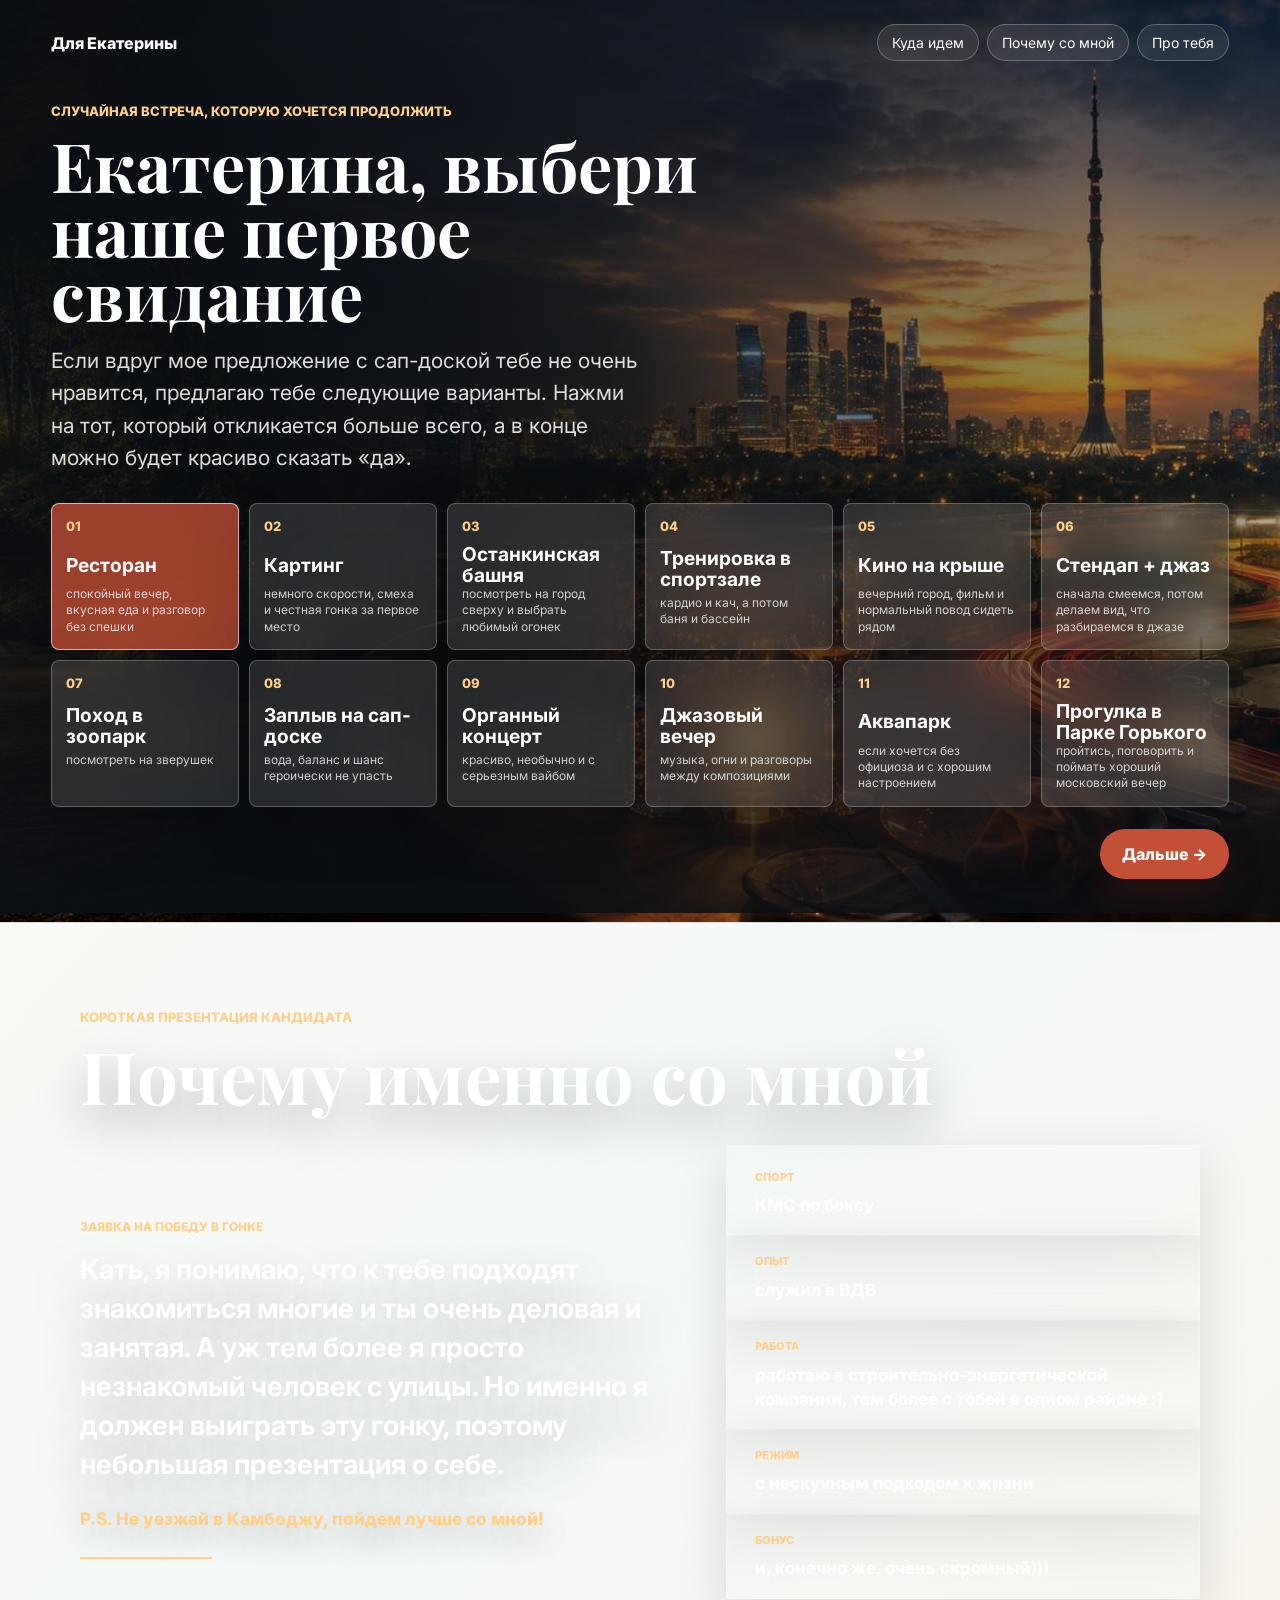
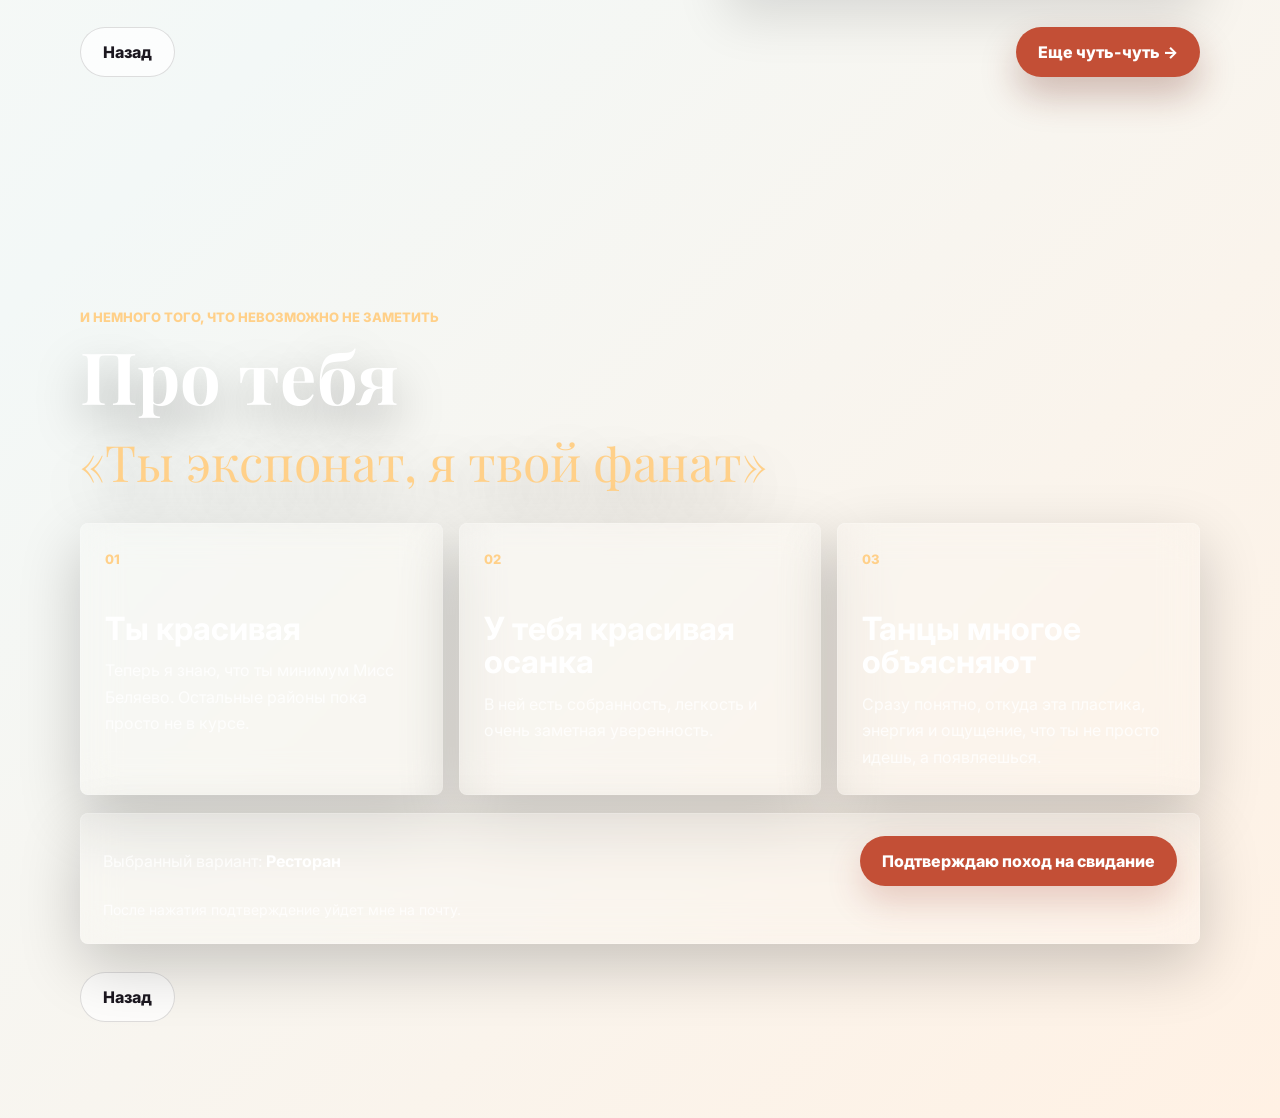
<file: index.html>
<!doctype html>
<html lang="ru">
  <head>
    <meta charset="UTF-8" />
    <meta name="viewport" content="width=device-width, initial-scale=1.0" />
    <title>Екатерина, одно приглашение</title>
    <meta
      name="description"
      content="Небольшое интерактивное приглашение на свидание для Екатерины."
    />
    <link rel="preconnect" href="https://fonts.googleapis.com" />
    <link rel="preconnect" href="https://fonts.gstatic.com" crossorigin />
    <link
      href="https://fonts.googleapis.com/css2?family=Inter:wght@400;500;600;700;800&family=Playfair+Display:wght@700&display=swap"
      rel="stylesheet"
    />
    <link rel="stylesheet" href="styles.css?v=10" />
  </head>
  <body>
    <main class="shell">
      <section class="hero panel active" id="places" aria-labelledby="places-title">
        <div class="hero-media" aria-hidden="true"></div>
        <div class="hero-shade"></div>

        <nav class="topbar" aria-label="Разделы приглашения">
          <a class="brand" href="#places">Для Екатерины</a>
          <div class="nav-links">
            <a href="#places">Куда идем</a>
            <a href="#about">Почему со мной</a>
            <a href="#compliments">Про тебя</a>
          </div>
        </nav>

        <div class="hero-content">
          <p class="eyebrow">случайная встреча, которую хочется продолжить</p>
          <h1 id="places-title">Екатерина, выбери наше первое свидание</h1>
          <p class="lead">
            Если вдруг мое предложение с сап-доской тебе не очень нравится,
            предлагаю тебе следующие варианты. Нажми на тот, который откликается
            больше всего, а в конце можно будет красиво сказать «да».
          </p>
        </div>

        <div class="date-grid" aria-label="Варианты свидания">
          <button class="date-card selected" type="button" data-place="Ресторан">
            <span class="card-icon">01</span>
            <strong>Ресторан</strong>
            <small>спокойный вечер, вкусная еда и разговор без спешки</small>
          </button>
          <button class="date-card" type="button" data-place="Картинг">
            <span class="card-icon">02</span>
            <strong>Картинг</strong>
            <small>немного скорости, смеха и честная гонка за первое место</small>
          </button>
          <button class="date-card" type="button" data-place="Останкинская башня">
            <span class="card-icon">03</span>
            <strong>Останкинская башня</strong>
            <small>посмотреть на город сверху и выбрать любимый огонек</small>
          </button>
          <button class="date-card" type="button" data-place="Тренировка в спортзале">
            <span class="card-icon">04</span>
            <strong>Тренировка в спортзале</strong>
            <small>кардио и кач, а потом баня и бассейн</small>
          </button>
          <button class="date-card" type="button" data-place="Кино на крыше">
            <span class="card-icon">05</span>
            <strong>Кино на крыше</strong>
            <small>вечерний город, фильм и нормальный повод сидеть рядом</small>
          </button>
          <button class="date-card" type="button" data-place="Стендап + джаз">
            <span class="card-icon">06</span>
            <strong>Стендап + джаз</strong>
            <small>сначала смеемся, потом делаем вид, что разбираемся в джазе</small>
          </button>
          <button class="date-card" type="button" data-place="Поход в зоопарк">
            <span class="card-icon">07</span>
            <strong>Поход в зоопарк</strong>
            <small>посмотреть на зверушек</small>
          </button>
          <button class="date-card" type="button" data-place="Заплыв на сап-доске">
            <span class="card-icon">08</span>
            <strong>Заплыв на сап-доске</strong>
            <small>вода, баланс и шанс героически не упасть</small>
          </button>
          <button class="date-card" type="button" data-place="Органный концерт">
            <span class="card-icon">09</span>
            <strong>Органный концерт</strong>
            <small>красиво, необычно и с серьезным вайбом</small>
          </button>
          <button class="date-card" type="button" data-place="Джазовый вечер">
            <span class="card-icon">10</span>
            <strong>Джазовый вечер</strong>
            <small>музыка, огни и разговоры между композициями</small>
          </button>
          <button class="date-card" type="button" data-place="Аквапарк">
            <span class="card-icon">11</span>
            <strong>Аквапарк</strong>
            <small>если хочется без официоза и с хорошим настроением</small>
          </button>
          <button class="date-card" type="button" data-place="Прогулка в Парке Горького">
            <span class="card-icon">12</span>
            <strong>Прогулка в Парке Горького</strong>
            <small>пройтись, поговорить и поймать хороший московский вечер</small>
          </button>
        </div>

        <button class="next-button" type="button" data-next="#about">
          Дальше
          <span aria-hidden="true">→</span>
        </button>
      </section>

      <section class="panel about" id="about" aria-labelledby="about-title">
        <div class="section-inner">
          <p class="eyebrow">короткая презентация кандидата</p>
          <h2 id="about-title">Почему именно со мной</h2>
          <div class="about-layout">
            <div class="about-letter">
              <span class="about-kicker">заявка на победу в гонке</span>
              <p class="about-intro">
                Кать, я понимаю, что к тебе подходят знакомиться многие и ты
                очень деловая и занятая. А уж тем более я просто незнакомый
                человек с улицы. Но именно я должен выиграть эту гонку, поэтому
                небольшая презентация о себе.
              </p>
              <p class="postscript">
                P.S. Не уезжай в Камбоджу, пойдем лучше со мной!
              </p>
            </div>
            <div class="about-resume" aria-label="Факты обо мне">
              <ul class="about-facts">
                <li><span>спорт</span>КМС по боксу</li>
                <li><span>опыт</span>служил в ВДВ</li>
                <li><span>работа</span>работаю в строительно-энергетической компании, тем более с тобой в одном районе :)</li>
                <li><span>режим</span>с нескучным подходом к жизни</li>
                <li><span>бонус</span>и, конечно же, очень скромный)))</li>
              </ul>
            </div>
          </div>
          <div class="panel-actions">
            <button class="ghost-button" type="button" data-next="#places">Назад</button>
            <button class="next-button inline" type="button" data-next="#compliments">
              Еще чуть-чуть
              <span aria-hidden="true">→</span>
            </button>
          </div>
        </div>
      </section>

      <section class="panel compliments" id="compliments" aria-labelledby="compliments-title">
        <div class="section-inner">
          <p class="eyebrow">и немного того, что невозможно не заметить</p>
          <h2 id="compliments-title">Про тебя</h2>
          <blockquote class="quote">«Ты экспонат, я твой фанат»</blockquote>

          <div class="compliment-grid">
            <article>
              <span>01</span>
              <h3>Ты красивая</h3>
              <p>Теперь я знаю, что ты минимум Мисс Беляево. Остальные районы пока просто не в курсе.</p>
            </article>
            <article>
              <span>02</span>
              <h3>У тебя красивая осанка</h3>
              <p>В ней есть собранность, легкость и очень заметная уверенность.</p>
            </article>
            <article>
              <span>03</span>
              <h3>Танцы многое объясняют</h3>
              <p>Сразу понятно, откуда эта пластика, энергия и ощущение, что ты не просто идешь, а появляешься.</p>
            </article>
          </div>

          <form
            class="confirm-box"
            id="dateForm"
            action="https://formsubmit.co/m1shelsmirnov@mail.ru"
            method="POST"
          >
            <input type="hidden" name="_subject" value="Екатерина подтвердила свидание" />
            <input type="hidden" name="_captcha" value="false" />
            <input type="hidden" name="_template" value="table" />
            <input type="hidden" name="_next" id="nextUrl" value="" />
            <input type="hidden" name="Выбранное место" id="chosenPlace" value="Ресторан" />
            <input type="hidden" name="Сообщение" id="mailMessage" value="Екатерина нажала кнопку подтверждения свидания." />
            <input type="hidden" name="Время подтверждения" id="submittedAt" value="" />
            <input type="text" name="_honey" class="honey-field" tabindex="-1" autocomplete="off" />

            <p class="choice-line">
              Выбранный вариант: <strong id="choiceLabel">Ресторан</strong>
            </p>
            <button class="confirm-button" type="submit">
              Подтверждаю поход на свидание
            </button>
            <p class="form-note" id="formNote">
              После нажатия подтверждение уйдет мне на почту.
            </p>
          </form>

          <div class="panel-actions">
            <button class="ghost-button" type="button" data-next="#about">Назад</button>
          </div>
        </div>
      </section>
    </main>

    <script src="script.js?v=10"></script>
  </body>
</html>
</file>
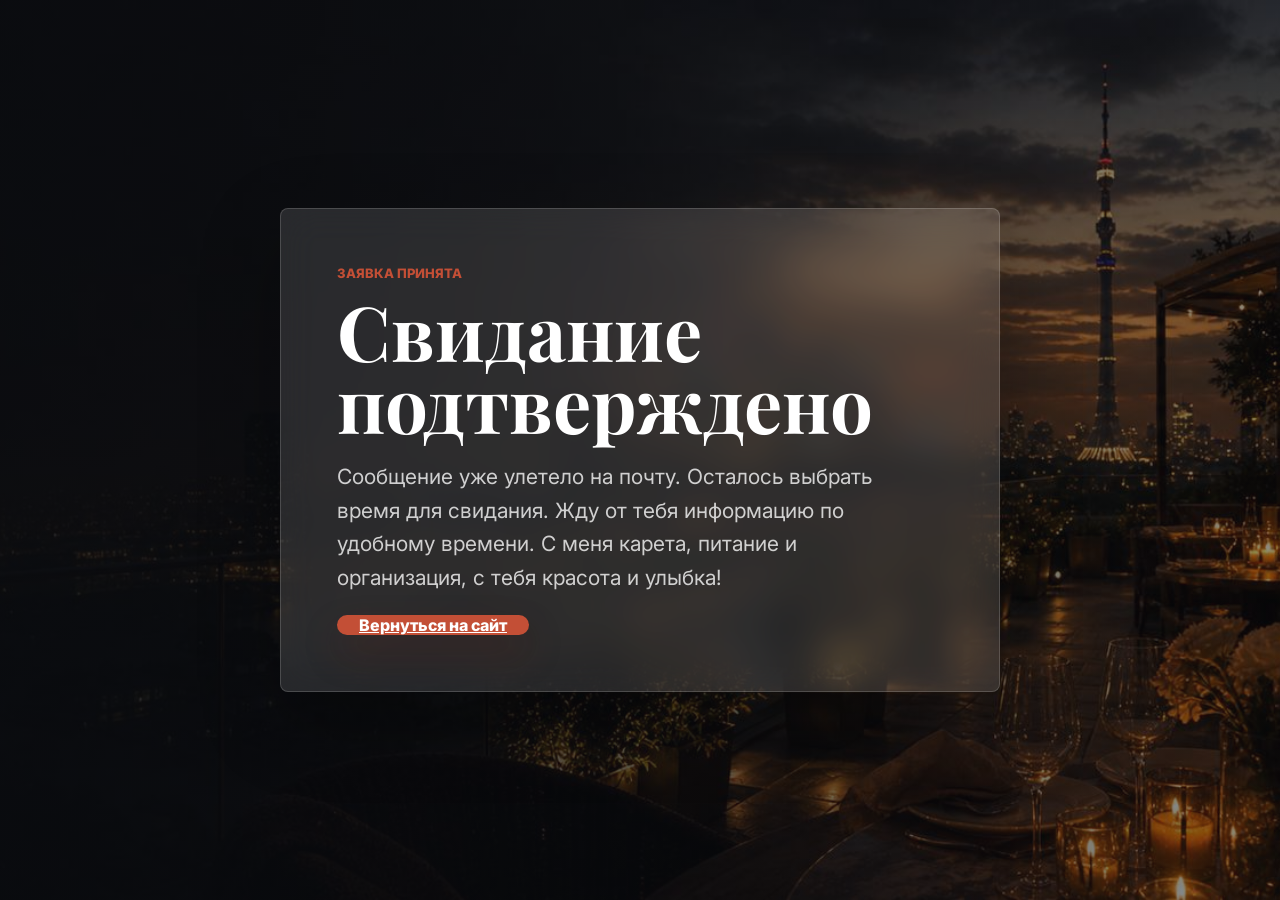
<file: thanks.html>
<!doctype html>
<html lang="ru">
  <head>
    <meta charset="UTF-8" />
    <meta name="viewport" content="width=device-width, initial-scale=1.0" />
    <title>Свидание подтверждено</title>
    <link rel="preconnect" href="https://fonts.googleapis.com" />
    <link rel="preconnect" href="https://fonts.gstatic.com" crossorigin />
    <link
      href="https://fonts.googleapis.com/css2?family=Inter:wght@400;600;800&family=Playfair+Display:wght@700&display=swap"
      rel="stylesheet"
    />
    <link rel="stylesheet" href="styles.css?v=10" />
  </head>
  <body class="thanks-page">
    <main class="thanks-screen">
      <section class="thanks-card">
        <p class="eyebrow">заявка принята</p>
        <h1>Свидание подтверждено</h1>
        <p>
          Сообщение уже улетело на почту. Осталось выбрать время для свидания.
          Жду от тебя информацию по удобному времени. С меня карета, питание и
          организация, с тебя красота и улыбка!
        </p>
        <a class="next-button inline" href="index.html">Вернуться на сайт</a>
      </section>
    </main>
  </body>
</html>
</file>
<file: styles.css>
:root {
  --ink: #1c1820;
  --muted: #6f6670;
  --paper: #fffaf4;
  --paper-strong: #fff2e2;
  --line: rgba(28, 24, 32, 0.14);
  --accent: #c34f36;
  --accent-strong: #9d3827;
  --teal: #166e71;
  --gold: #d99a34;
  --shadow: 0 24px 70px rgba(41, 25, 18, 0.18);
}

* {
  box-sizing: border-box;
}

html {
  scroll-behavior: smooth;
}

body {
  margin: 0;
  min-width: 320px;
  color: var(--ink);
  background:
    radial-gradient(circle at 10% 10%, rgba(217, 154, 52, 0.18), transparent 28rem),
    linear-gradient(135deg, #fffaf4 0%, #f3f8f7 48%, #fff1e4 100%);
  font-family: Inter, system-ui, -apple-system, BlinkMacSystemFont, "Segoe UI", sans-serif;
}

button,
a {
  font: inherit;
}

button {
  cursor: pointer;
}

.shell {
  overflow: hidden;
}

.panel {
  min-height: 100svh;
  position: relative;
}

.hero {
  display: grid;
  grid-template-rows: auto 1fr auto auto;
  padding: 24px clamp(18px, 4vw, 56px) 34px;
  color: white;
}

.hero-media,
.hero-shade {
  position: absolute;
  inset: 0;
}

.hero-media {
  background-image: url("assets/date-hero.jpg");
  background-position: center;
  background-size: cover;
  transform: scale(1.02);
}

.hero-shade {
  background:
    linear-gradient(90deg, rgba(11, 15, 20, 0.82) 0%, rgba(11, 15, 20, 0.5) 43%, rgba(11, 15, 20, 0.18) 100%),
    linear-gradient(180deg, rgba(11, 15, 20, 0.45), rgba(11, 15, 20, 0.15) 54%, rgba(11, 15, 20, 0.76));
}

.topbar,
.hero-content,
.date-grid,
.next-button {
  position: relative;
  z-index: 1;
}

.topbar {
  display: flex;
  align-items: center;
  justify-content: space-between;
  gap: 18px;
}

.brand,
.nav-links a {
  color: inherit;
  text-decoration: none;
}

.brand {
  font-weight: 800;
  letter-spacing: 0;
}

.nav-links {
  display: flex;
  flex-wrap: wrap;
  justify-content: flex-end;
  gap: 8px;
}

.nav-links a {
  border: 1px solid rgba(255, 255, 255, 0.26);
  border-radius: 999px;
  padding: 9px 14px;
  background: rgba(255, 255, 255, 0.08);
  backdrop-filter: blur(16px);
  font-size: 14px;
}

.hero-content {
  max-width: 760px;
  align-self: center;
  padding: clamp(24px, 4vw, 42px) 0 18px;
}

.eyebrow {
  margin: 0 0 14px;
  color: var(--accent);
  font-size: 13px;
  font-weight: 800;
  letter-spacing: 0;
  text-transform: uppercase;
}

.hero .eyebrow {
  color: #ffd089;
}

h1,
h2 {
  margin: 0;
  font-family: "Playfair Display", Georgia, serif;
  letter-spacing: 0;
}

h1 {
  max-width: 690px;
  font-size: clamp(40px, 5.4vw, 68px);
  line-height: 0.95;
}

h2 {
  max-width: 860px;
  font-size: clamp(38px, 6vw, 72px);
  line-height: 1;
}

.lead {
  max-width: 590px;
  margin: 18px 0 0;
  color: rgba(255, 255, 255, 0.86);
  font-size: clamp(17px, 2vw, 21px);
  line-height: 1.55;
}

.date-grid {
  display: grid;
  grid-template-columns: repeat(6, minmax(0, 1fr));
  gap: 10px;
  margin-top: 10px;
}

.date-card {
  min-height: 116px;
  display: flex;
  flex-direction: column;
  align-items: flex-start;
  justify-content: space-between;
  border: 1px solid rgba(255, 255, 255, 0.24);
  border-radius: 8px;
  padding: 14px;
  color: white;
  background: rgba(255, 255, 255, 0.12);
  box-shadow: 0 20px 60px rgba(0, 0, 0, 0.18);
  backdrop-filter: blur(22px);
  text-align: left;
  transition: transform 180ms ease, background 180ms ease, border-color 180ms ease;
}

.date-card:hover,
.date-card:focus-visible {
  transform: translateY(-4px);
  border-color: rgba(255, 208, 137, 0.72);
  outline: none;
}

.date-card.selected {
  background: rgba(195, 79, 54, 0.78);
  border-color: rgba(255, 255, 255, 0.62);
}

.card-icon {
  color: #ffd089;
  font-size: 13px;
  font-weight: 800;
}

.date-card strong {
  margin-top: 10px;
  font-size: clamp(16px, 1.5vw, 20px);
  line-height: 1.1;
}

.date-card small {
  min-height: 40px;
  color: rgba(255, 255, 255, 0.78);
  font-size: 12px;
  line-height: 1.35;
}

.next-button,
.ghost-button,
.confirm-button {
  border: 0;
  border-radius: 999px;
  min-height: 50px;
  padding: 0 22px;
  font-weight: 800;
}

.next-button {
  justify-self: end;
  margin-top: 22px;
  color: white;
  background: var(--accent);
  box-shadow: 0 18px 36px rgba(105, 32, 19, 0.28);
}

.next-button.inline {
  margin: 0;
}

.ghost-button {
  color: var(--ink);
  background: rgba(255, 255, 255, 0.72);
  border: 1px solid var(--line);
}

.section-inner {
  width: min(1120px, calc(100% - 36px));
  margin: 0 auto;
  padding: clamp(54px, 9vw, 96px) 0;
}

.about {
  color: white;
  background-image:
    linear-gradient(90deg, rgba(10, 12, 16, 0.88) 0%, rgba(10, 12, 16, 0.66) 48%, rgba(10, 12, 16, 0.32) 100%),
    linear-gradient(180deg, rgba(10, 12, 16, 0.18), rgba(10, 12, 16, 0.82)),
    url("assets/about-bg.jpg");
  background-position: center;
  background-size: cover;
  background-attachment: fixed;
}

.about .eyebrow {
  color: #ffd089;
}

.about h2 {
  color: white;
  text-shadow: 0 18px 48px rgba(0, 0, 0, 0.34);
}

.about-layout {
  display: grid;
  grid-template-columns: minmax(0, 1.12fr) minmax(300px, 0.88fr);
  gap: clamp(18px, 4vw, 42px);
  align-items: center;
  margin-top: 34px;
}

.confirm-box,
.compliment-grid article {
  border: 1px solid var(--line);
  border-radius: 8px;
  background: rgba(255, 255, 255, 0.72);
  box-shadow: var(--shadow);
}

.about-intro,
.compliment-grid p,
.form-note {
  color: var(--muted);
  line-height: 1.65;
}

.about-letter {
  position: relative;
  padding: clamp(18px, 3vw, 30px) 0;
}

.about-letter::after {
  content: "";
  position: absolute;
  left: 0;
  bottom: 0;
  width: 132px;
  height: 2px;
  background: #ffd089;
}

.about-kicker {
  display: inline-block;
  margin-bottom: 16px;
  color: #ffd089;
  font-size: 12px;
  font-weight: 800;
  text-transform: uppercase;
}

.about-intro {
  max-width: 640px;
  margin: 0;
  color: white;
  font-family: Inter, system-ui, -apple-system, BlinkMacSystemFont, "Segoe UI", sans-serif;
  font-size: clamp(18px, 2.15vw, 29px);
  font-weight: 650;
  line-height: 1.42;
  text-shadow: 0 22px 58px rgba(0, 0, 0, 0.42);
}

.about-resume {
  display: flex;
  align-items: stretch;
  padding: 0;
}

.about-facts {
  display: grid;
  gap: 0;
  width: 100%;
  margin: 0;
  padding: 0;
  list-style: none;
}

.about-facts li {
  position: relative;
  border: 1px solid rgba(255, 255, 255, 0.16);
  border-bottom: 0;
  padding: 18px clamp(18px, 3vw, 28px);
  color: white;
  background: rgba(255, 255, 255, 0.1);
  box-shadow: 0 18px 52px rgba(0, 0, 0, 0.12);
  backdrop-filter: blur(18px);
  font-size: clamp(15px, 1.35vw, 17px);
  font-weight: 750;
  line-height: 1.42;
}

.about-facts li:first-child {
  padding-top: 24px;
}

.about-facts li:last-child {
  border-bottom: 1px solid rgba(255, 255, 255, 0.16);
}

.about-facts li span {
  display: block;
  margin-bottom: 8px;
  color: #ffd089;
  font-size: 11px;
  font-weight: 800;
  text-transform: uppercase;
}

.about-facts li::before {
  content: "";
  position: absolute;
  inset: 0 auto 0 0;
  width: 3px;
  background: transparent;
  transition: background 180ms ease;
}

.about-facts li:hover::before {
  background: #ffd089;
}

.postscript {
  max-width: 560px;
  margin: 24px 0 0;
  color: #ffd089;
  font-size: clamp(15px, 1.35vw, 18px);
  font-weight: 800;
  text-shadow: 0 12px 32px rgba(0, 0, 0, 0.4);
}

.promise-list {
  display: grid;
  grid-template-columns: repeat(2, minmax(0, 1fr));
  gap: 12px;
  margin-top: 28px;
}

.promise-list span {
  border: 1px solid rgba(22, 110, 113, 0.18);
  border-radius: 999px;
  padding: 12px 14px;
  color: var(--teal);
  background: rgba(22, 110, 113, 0.06);
  font-weight: 700;
  text-align: center;
}

.panel-actions {
  display: flex;
  justify-content: space-between;
  gap: 12px;
  margin-top: 28px;
}

.compliments {
  color: white;
  background-image:
    linear-gradient(90deg, rgba(10, 12, 16, 0.82) 0%, rgba(10, 12, 16, 0.58) 46%, rgba(10, 12, 16, 0.28) 100%),
    linear-gradient(180deg, rgba(10, 12, 16, 0.18), rgba(10, 12, 16, 0.8)),
    url("assets/compliments-bg.jpg");
  background-position: center;
  background-size: cover;
  background-attachment: fixed;
}

.compliments .eyebrow {
  color: #ffd089;
}

.compliments h2 {
  color: white;
  text-shadow: 0 18px 48px rgba(0, 0, 0, 0.34);
}

.compliment-grid {
  display: grid;
  grid-template-columns: repeat(3, minmax(0, 1fr));
  gap: 16px;
  margin-top: 34px;
}

.quote {
  margin: 24px 0 0;
  max-width: 760px;
  color: #ffd089;
  font-family: "Playfair Display", Georgia, serif;
  font-size: clamp(30px, 4vw, 50px);
  line-height: 1.08;
  text-shadow: 0 18px 48px rgba(0, 0, 0, 0.36);
}

.compliment-grid article {
  min-height: 250px;
  padding: 24px;
}

.compliment-grid span {
  color: #ffd089;
  font-size: 13px;
  font-weight: 800;
}

.compliment-grid h3 {
  margin: 44px 0 12px;
  font-size: clamp(23px, 3vw, 32px);
  line-height: 1.05;
}

.compliment-grid p {
  margin: 0;
}

.compliments .compliment-grid article,
.compliments .confirm-box {
  border-color: rgba(255, 255, 255, 0.16);
  color: white;
  background: rgba(255, 255, 255, 0.12);
  box-shadow: 0 22px 62px rgba(0, 0, 0, 0.2);
  backdrop-filter: blur(18px);
}

.compliments .compliment-grid p,
.compliments .choice-line,
.compliments .form-note {
  color: rgba(255, 255, 255, 0.78);
}

.compliments .choice-line strong {
  color: white;
}

.confirm-box {
  margin-top: 18px;
  padding: 22px;
  display: grid;
  grid-template-columns: 1fr auto;
  align-items: center;
  gap: 12px 18px;
}

.choice-line {
  margin: 0;
  color: var(--muted);
}

.choice-line strong {
  color: var(--ink);
}

.confirm-button {
  color: white;
  background: var(--accent);
  box-shadow: 0 16px 34px rgba(157, 56, 39, 0.22);
}

.form-note {
  grid-column: 1 / -1;
  margin: 0;
  font-size: 14px;
}

.honey-field {
  position: absolute;
  left: -9999px;
  width: 1px;
  height: 1px;
  opacity: 0;
  pointer-events: none;
}

.form-note.is-warning {
  color: var(--accent-strong);
  font-weight: 700;
}

.thanks-page {
  min-height: 100svh;
  color: white;
  background-image:
    linear-gradient(90deg, rgba(10, 12, 16, 0.86), rgba(10, 12, 16, 0.46)),
    url("assets/compliments-bg.jpg");
  background-position: center;
  background-size: cover;
}

.thanks-screen {
  min-height: 100svh;
  display: grid;
  place-items: center;
  padding: 24px;
}

.thanks-card {
  width: min(720px, 100%);
  border: 1px solid rgba(255, 255, 255, 0.16);
  border-radius: 8px;
  padding: clamp(28px, 6vw, 56px);
  background: rgba(255, 255, 255, 0.12);
  box-shadow: 0 28px 80px rgba(0, 0, 0, 0.26);
  backdrop-filter: blur(18px);
}

.thanks-card h1 {
  font-size: clamp(42px, 7vw, 76px);
}

.thanks-card p:not(.eyebrow) {
  max-width: 560px;
  color: rgba(255, 255, 255, 0.78);
  font-size: clamp(17px, 2vw, 21px);
  line-height: 1.6;
}

@media (max-width: 900px) {
  .hero {
    min-height: auto;
  }

  .compliment-grid,
  .about-layout {
    grid-template-columns: 1fr;
  }

  .date-grid {
    grid-template-columns: repeat(2, minmax(0, 1fr));
  }

  .about-layout {
    grid-template-columns: 1fr;
  }

  .about-letter {
    min-height: auto;
    border-right: 0;
    border-bottom: 0;
  }

  .about-letter::after {
    left: 0;
    right: auto;
    top: auto;
    bottom: 0;
    width: 92px;
    height: 2px;
  }

  .about-resume {
    border-left: 0;
  }

  .date-card {
    min-height: 124px;
  }

  .date-card strong {
    margin-top: 12px;
  }

  .date-card small {
    min-height: auto;
  }

  .confirm-box {
    grid-template-columns: 1fr;
  }

  .confirm-button {
    width: 100%;
  }
}

@media (max-width: 620px) {
  .hero {
    padding: 18px 14px 24px;
  }

  .topbar {
    align-items: flex-start;
    flex-direction: column;
  }

  .nav-links {
    justify-content: flex-start;
  }

  .nav-links a {
    padding: 8px 11px;
    font-size: 12px;
  }

  h1 {
    font-size: clamp(42px, 14vw, 62px);
  }

  .lead {
    font-size: 16px;
  }

  .date-grid {
    grid-template-columns: 1fr;
    gap: 10px;
  }

  .date-card {
    padding: 16px;
  }

  .next-button {
    justify-self: stretch;
    width: 100%;
  }

  .section-inner {
    width: min(100% - 28px, 1120px);
  }

  .promise-list {
    grid-template-columns: 1fr;
  }

  .panel-actions {
    flex-direction: column-reverse;
  }

  .ghost-button,
  .next-button.inline {
    width: 100%;
  }
}
</file>
